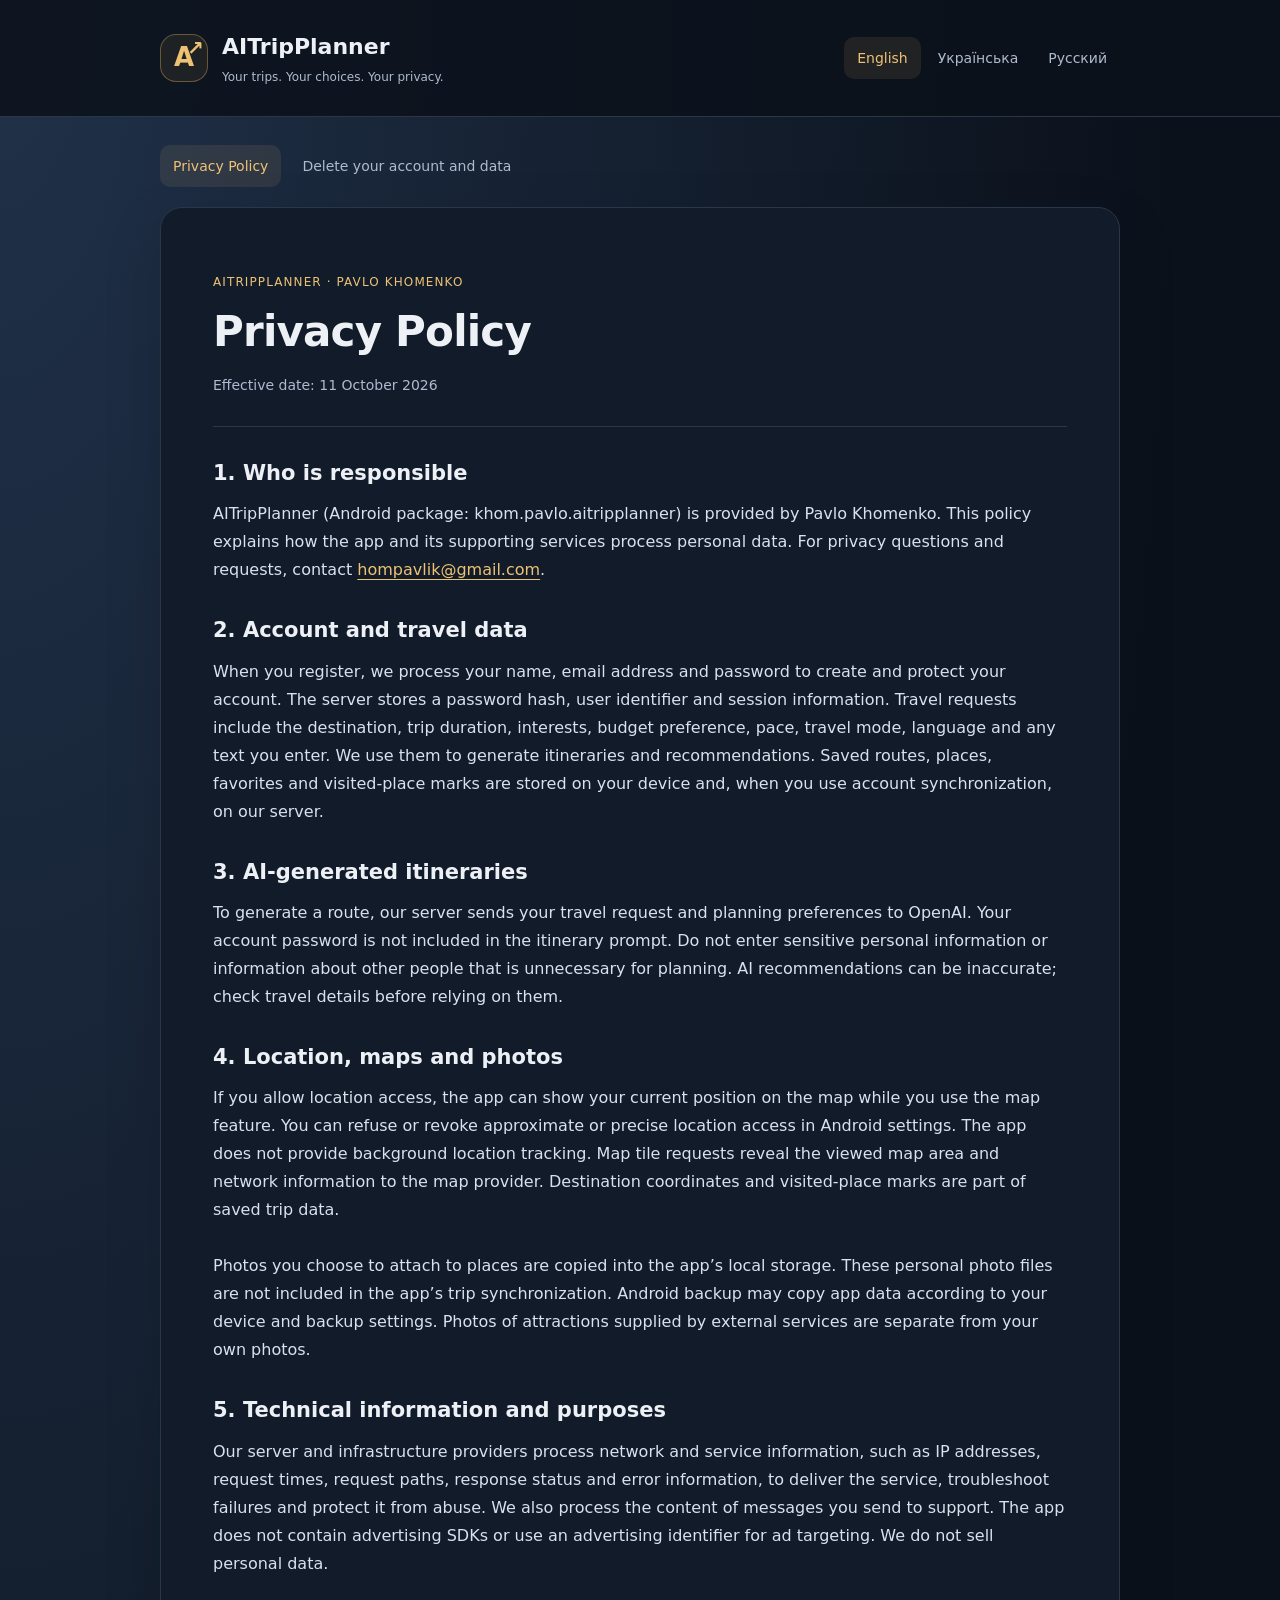
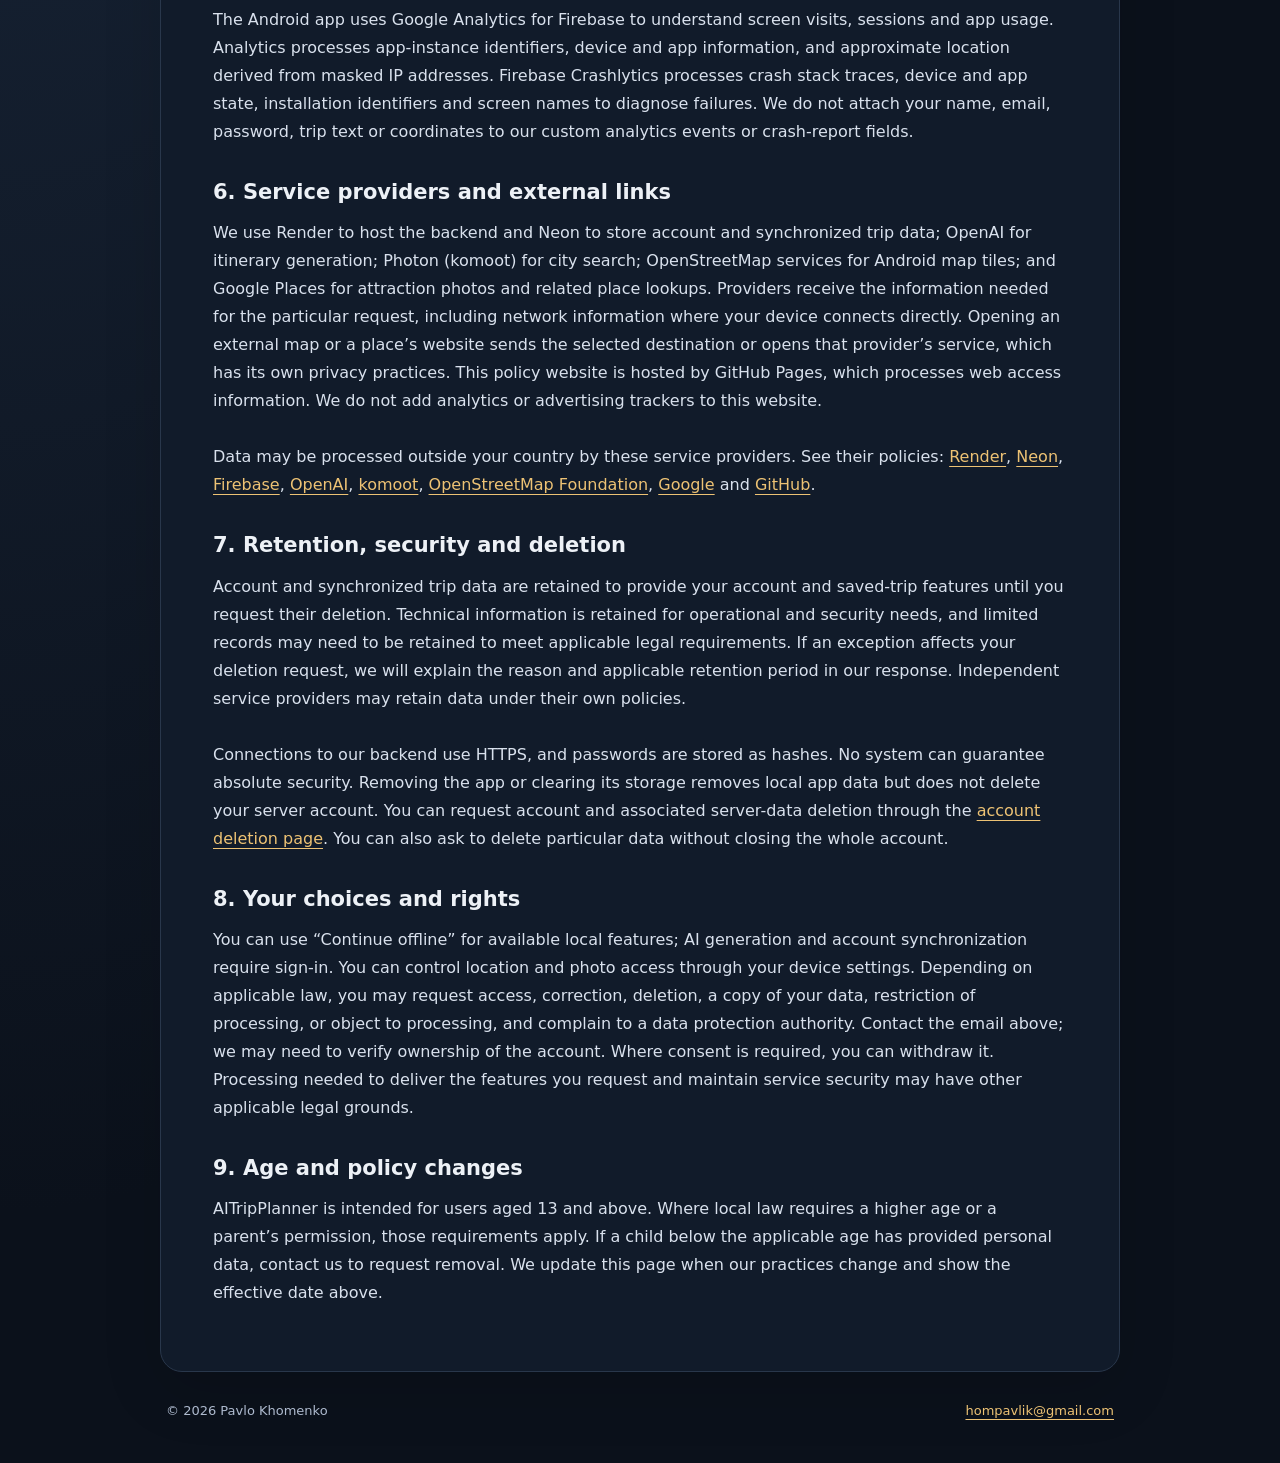
<file: index.html>
<!doctype html>
<html lang="en">
<head>
<meta charset="utf-8">
<meta name="viewport" content="width=device-width,initial-scale=1">
<title>Privacy Policy — AITripPlanner</title>
<meta name="description" content="Privacy Policy — AITripPlanner, Pavlo Khomenko.">
<link rel="stylesheet" href="styles.css">
<link rel="alternate" hreflang="en" href="index.html">
<link rel="alternate" hreflang="uk" href="privacy-uk.html">
<link rel="alternate" hreflang="ru" href="privacy-ru.html">
</head>
<body>
<header class="header"><div class="container">
<a class="brand" href="index.html"><span class="brand-mark" aria-hidden="true">A<span>↗</span></span><span>AITripPlanner<small>Your trips. Your choices. Your privacy.</small></span></a>
<nav class="languages" aria-label="Language"><a href="index.html" lang="en" aria-current="page">English</a><a href="privacy-uk.html" lang="uk" >Українська</a><a href="privacy-ru.html" lang="ru" >Русский</a></nav>
</div></header>
<main class="container">
<nav class="documents" aria-label="Documents"><a href="index.html" aria-current="page">Privacy Policy</a><a href="delete-account.html" >Delete your account and data</a></nav>
<article>
<p class="eyebrow">AITripPlanner · Pavlo Khomenko</p>
<h1>Privacy Policy</h1><p class="date">Effective date: 11 October 2026</p>

<section><h2>1. Who is responsible</h2><p>AITripPlanner (Android package: khom.pavlo.aitripplanner) is provided by Pavlo Khomenko. This policy explains how the app and its supporting services process personal data. For privacy questions and requests, contact <a href="mailto:hompavlik@gmail.com">hompavlik@gmail.com</a>.</p></section>
<section><h2>2. Account and travel data</h2><p>When you register, we process your name, email address and password to create and protect your account. The server stores a password hash, user identifier and session information. Travel requests include the destination, trip duration, interests, budget preference, pace, travel mode, language and any text you enter. We use them to generate itineraries and recommendations. Saved routes, places, favorites and visited-place marks are stored on your device and, when you use account synchronization, on our server.</p></section>
<section><h2>3. AI-generated itineraries</h2><p>To generate a route, our server sends your travel request and planning preferences to OpenAI. Your account password is not included in the itinerary prompt. Do not enter sensitive personal information or information about other people that is unnecessary for planning. AI recommendations can be inaccurate; check travel details before relying on them.</p></section>
<section><h2>4. Location, maps and photos</h2><p>If you allow location access, the app can show your current position on the map while you use the map feature. You can refuse or revoke approximate or precise location access in Android settings. The app does not provide background location tracking. Map tile requests reveal the viewed map area and network information to the map provider. Destination coordinates and visited-place marks are part of saved trip data.<br><br>Photos you choose to attach to places are copied into the app’s local storage. These personal photo files are not included in the app’s trip synchronization. Android backup may copy app data according to your device and backup settings. Photos of attractions supplied by external services are separate from your own photos.</p></section>
<section><h2>5. Technical information and purposes</h2><p>Our server and infrastructure providers process network and service information, such as IP addresses, request times, request paths, response status and error information, to deliver the service, troubleshoot failures and protect it from abuse. We also process the content of messages you send to support. The app does not contain advertising SDKs or use an advertising identifier for ad targeting. We do not sell personal data.<br><br>The Android app uses Google Analytics for Firebase to understand screen visits, sessions and app usage. Analytics processes app-instance identifiers, device and app information, and approximate location derived from masked IP addresses. Firebase Crashlytics processes crash stack traces, device and app state, installation identifiers and screen names to diagnose failures. We do not attach your name, email, password, trip text or coordinates to our custom analytics events or crash-report fields.</p></section>
<section><h2>6. Service providers and external links</h2><p>We use Render to host the backend and Neon to store account and synchronized trip data; OpenAI for itinerary generation; Photon (komoot) for city search; OpenStreetMap services for Android map tiles; and Google Places for attraction photos and related place lookups. Providers receive the information needed for the particular request, including network information where your device connects directly. Opening an external map or a place’s website sends the selected destination or opens that provider’s service, which has its own privacy practices. This policy website is hosted by GitHub Pages, which processes web access information. We do not add analytics or advertising trackers to this website.<br><br>Data may be processed outside your country by these service providers. See their policies: <a href="https://render.com/privacy">Render</a>, <a href="https://neon.com/privacy-policy">Neon</a>, <a href="https://firebase.google.com/support/privacy">Firebase</a>, <a href="https://openai.com/policies/privacy-policy/">OpenAI</a>, <a href="https://www.komoot.com/privacy">komoot</a>, <a href="https://osmfoundation.org/wiki/Privacy_Policy">OpenStreetMap Foundation</a>, <a href="https://policies.google.com/privacy">Google</a> and <a href="https://docs.github.com/en/site-policy/privacy-policies/github-general-privacy-statement">GitHub</a>.</p></section>
<section><h2>7. Retention, security and deletion</h2><p>Account and synchronized trip data are retained to provide your account and saved-trip features until you request their deletion. Technical information is retained for operational and security needs, and limited records may need to be retained to meet applicable legal requirements. If an exception affects your deletion request, we will explain the reason and applicable retention period in our response. Independent service providers may retain data under their own policies.<br><br>Connections to our backend use HTTPS, and passwords are stored as hashes. No system can guarantee absolute security. Removing the app or clearing its storage removes local app data but does not delete your server account. You can request account and associated server-data deletion through the <a href="delete-account.html">account deletion page</a>. You can also ask to delete particular data without closing the whole account.</p></section>
<section><h2>8. Your choices and rights</h2><p>You can use “Continue offline” for available local features; AI generation and account synchronization require sign-in. You can control location and photo access through your device settings. Depending on applicable law, you may request access, correction, deletion, a copy of your data, restriction of processing, or object to processing, and complain to a data protection authority. Contact the email above; we may need to verify ownership of the account. Where consent is required, you can withdraw it. Processing needed to deliver the features you request and maintain service security may have other applicable legal grounds.</p></section>
<section><h2>9. Age and policy changes</h2><p>AITripPlanner is intended for users aged 13 and above. Where local law requires a higher age or a parent’s permission, those requirements apply. If a child below the applicable age has provided personal data, contact us to request removal. We update this page when our practices change and show the effective date above.</p></section>
</article>
<footer><span>© 2026 Pavlo Khomenko</span><a href="mailto:hompavlik@gmail.com">hompavlik@gmail.com</a></footer>
</main></body></html>
</file>
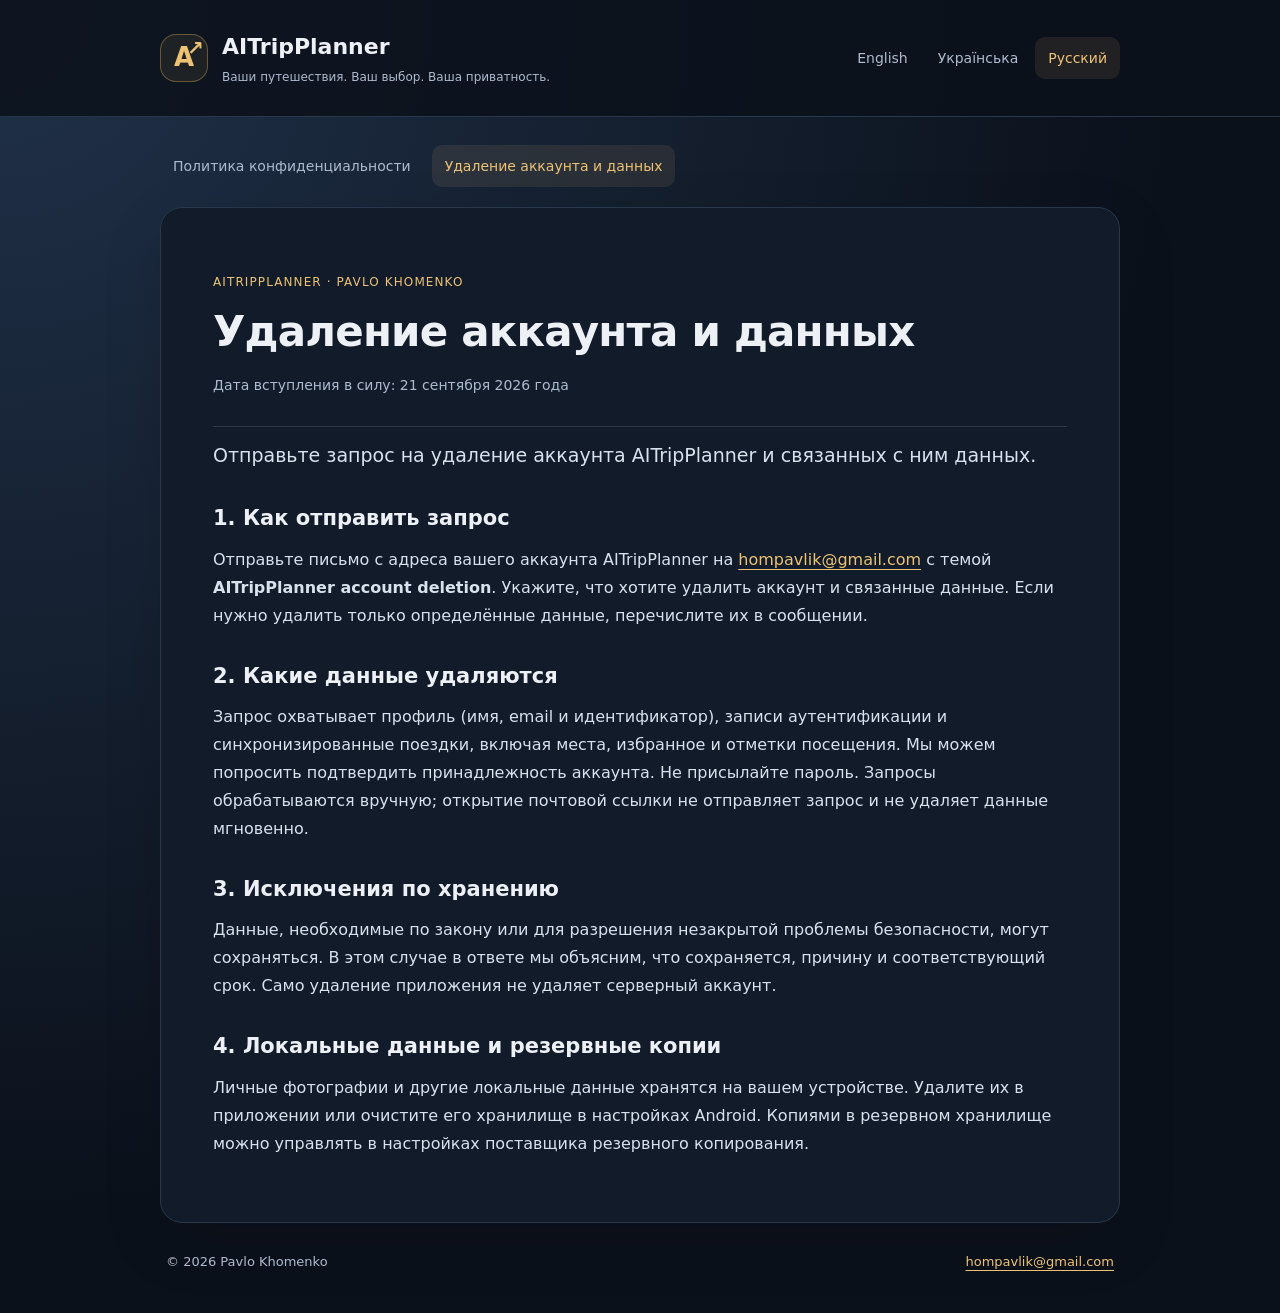
<file: delete-account-ru.html>
<!doctype html>
<html lang="ru">
<head>
<meta charset="utf-8">
<meta name="viewport" content="width=device-width,initial-scale=1">
<title>Удаление аккаунта и данных — AITripPlanner</title>
<meta name="description" content="Удаление аккаунта и данных — AITripPlanner, Pavlo Khomenko.">
<link rel="stylesheet" href="styles.css">
<link rel="alternate" hreflang="en" href="delete-account.html">
<link rel="alternate" hreflang="uk" href="delete-account-uk.html">
<link rel="alternate" hreflang="ru" href="delete-account-ru.html">
</head>
<body>
<header class="header"><div class="container">
<a class="brand" href="privacy-ru.html"><span class="brand-mark" aria-hidden="true">A<span>↗</span></span><span>AITripPlanner<small>Ваши путешествия. Ваш выбор. Ваша приватность.</small></span></a>
<nav class="languages" aria-label="Language"><a href="delete-account.html" lang="en" >English</a><a href="delete-account-uk.html" lang="uk" >Українська</a><a href="delete-account-ru.html" lang="ru" aria-current="page">Русский</a></nav>
</div></header>
<main class="container">
<nav class="documents" aria-label="Документы"><a href="privacy-ru.html" >Политика конфиденциальности</a><a href="delete-account-ru.html" aria-current="page">Удаление аккаунта и данных</a></nav>
<article>
<p class="eyebrow">AITripPlanner · Pavlo Khomenko</p>
<h1>Удаление аккаунта и данных</h1><p class="date">Дата вступления в силу: 21 сентября 2026 года</p>
<p class="lead">Отправьте запрос на удаление аккаунта AITripPlanner и связанных с ним данных.</p>
<section><h2>1. Как отправить запрос</h2><p>Отправьте письмо с адреса вашего аккаунта AITripPlanner на <a href="mailto:hompavlik@gmail.com?subject=AITripPlanner%20account%20deletion">hompavlik@gmail.com</a> с темой <strong>AITripPlanner account deletion</strong>. Укажите, что хотите удалить аккаунт и связанные данные. Если нужно удалить только определённые данные, перечислите их в сообщении.</p></section>
<section><h2>2. Какие данные удаляются</h2><p>Запрос охватывает профиль (имя, email и идентификатор), записи аутентификации и синхронизированные поездки, включая места, избранное и отметки посещения. Мы можем попросить подтвердить принадлежность аккаунта. Не присылайте пароль. Запросы обрабатываются вручную; открытие почтовой ссылки не отправляет запрос и не удаляет данные мгновенно.</p></section>
<section><h2>3. Исключения по хранению</h2><p>Данные, необходимые по закону или для разрешения незакрытой проблемы безопасности, могут сохраняться. В этом случае в ответе мы объясним, что сохраняется, причину и соответствующий срок. Само удаление приложения не удаляет серверный аккаунт.</p></section>
<section><h2>4. Локальные данные и резервные копии</h2><p>Личные фотографии и другие локальные данные хранятся на вашем устройстве. Удалите их в приложении или очистите его хранилище в настройках Android. Копиями в резервном хранилище можно управлять в настройках поставщика резервного копирования.</p></section>
</article>
<footer><span>© 2026 Pavlo Khomenko</span><a href="mailto:hompavlik@gmail.com">hompavlik@gmail.com</a></footer>
</main></body></html>
</file>
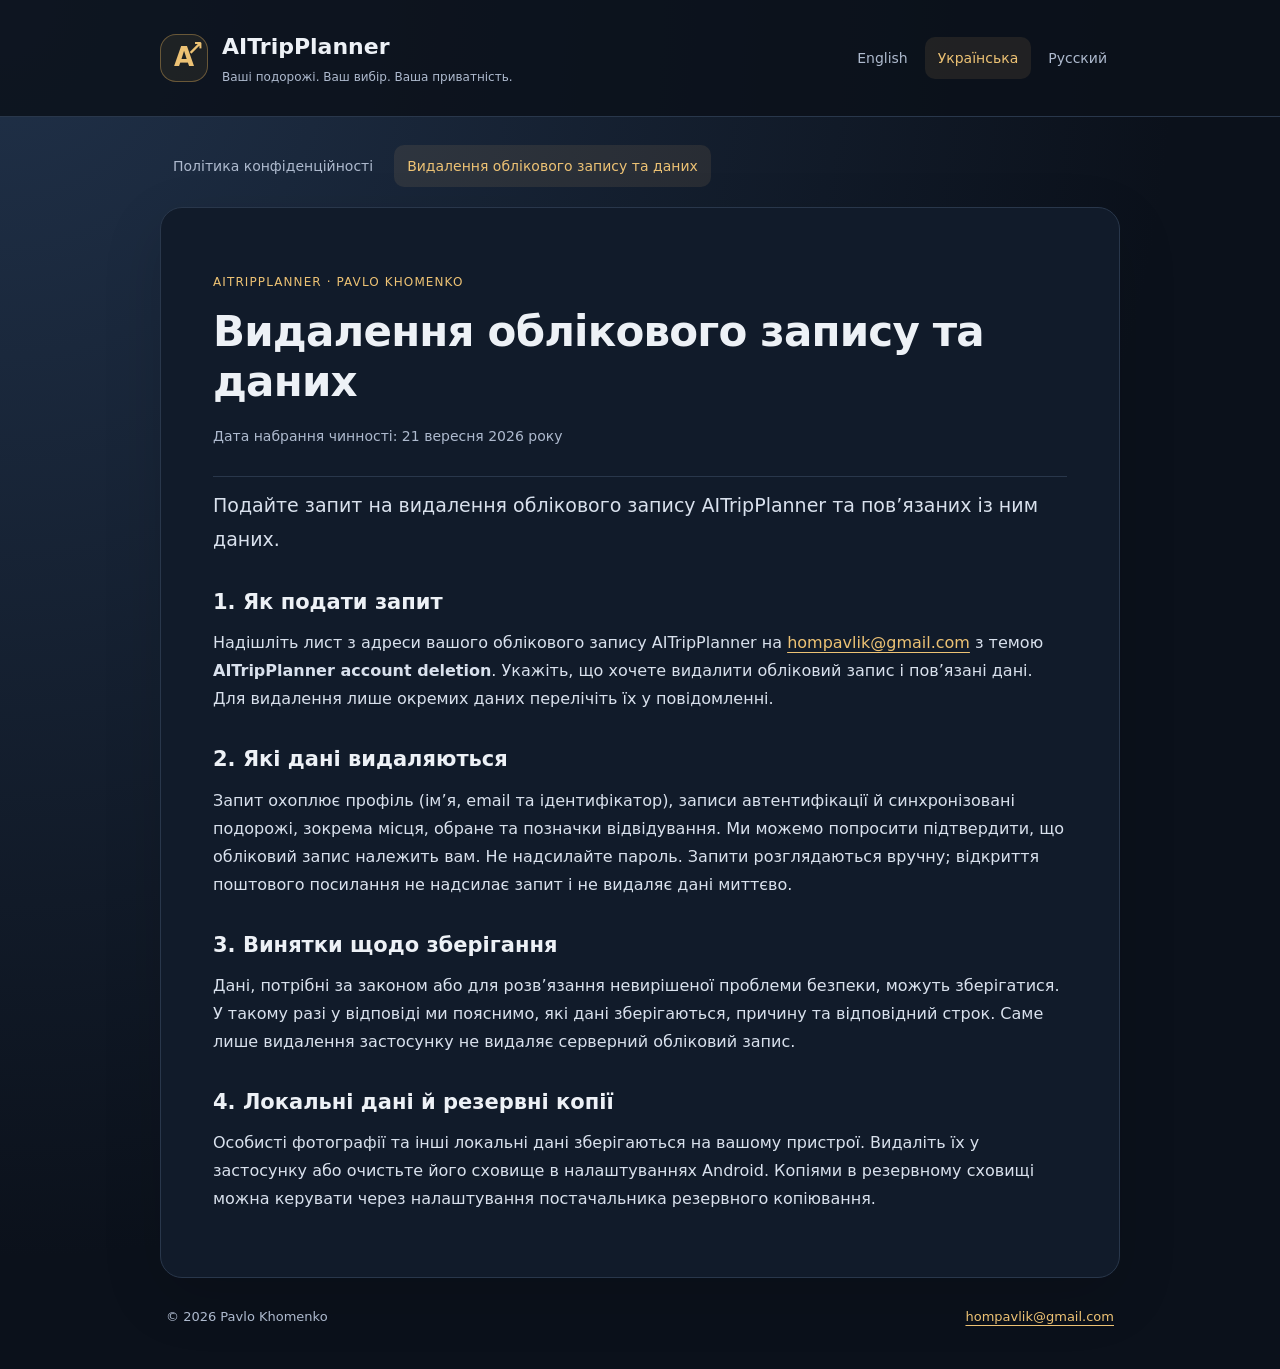
<file: delete-account-uk.html>
<!doctype html>
<html lang="uk">
<head>
<meta charset="utf-8">
<meta name="viewport" content="width=device-width,initial-scale=1">
<title>Видалення облікового запису та даних — AITripPlanner</title>
<meta name="description" content="Видалення облікового запису та даних — AITripPlanner, Pavlo Khomenko.">
<link rel="stylesheet" href="styles.css">
<link rel="alternate" hreflang="en" href="delete-account.html">
<link rel="alternate" hreflang="uk" href="delete-account-uk.html">
<link rel="alternate" hreflang="ru" href="delete-account-ru.html">
</head>
<body>
<header class="header"><div class="container">
<a class="brand" href="privacy-uk.html"><span class="brand-mark" aria-hidden="true">A<span>↗</span></span><span>AITripPlanner<small>Ваші подорожі. Ваш вибір. Ваша приватність.</small></span></a>
<nav class="languages" aria-label="Language"><a href="delete-account.html" lang="en" >English</a><a href="delete-account-uk.html" lang="uk" aria-current="page">Українська</a><a href="delete-account-ru.html" lang="ru" >Русский</a></nav>
</div></header>
<main class="container">
<nav class="documents" aria-label="Документи"><a href="privacy-uk.html" >Політика конфіденційності</a><a href="delete-account-uk.html" aria-current="page">Видалення облікового запису та даних</a></nav>
<article>
<p class="eyebrow">AITripPlanner · Pavlo Khomenko</p>
<h1>Видалення облікового запису та даних</h1><p class="date">Дата набрання чинності: 21 вересня 2026 року</p>
<p class="lead">Подайте запит на видалення облікового запису AITripPlanner та пов’язаних із ним даних.</p>
<section><h2>1. Як подати запит</h2><p>Надішліть лист з адреси вашого облікового запису AITripPlanner на <a href="mailto:hompavlik@gmail.com?subject=AITripPlanner%20account%20deletion">hompavlik@gmail.com</a> з темою <strong>AITripPlanner account deletion</strong>. Укажіть, що хочете видалити обліковий запис і пов’язані дані. Для видалення лише окремих даних перелічіть їх у повідомленні.</p></section>
<section><h2>2. Які дані видаляються</h2><p>Запит охоплює профіль (ім’я, email та ідентифікатор), записи автентифікації й синхронізовані подорожі, зокрема місця, обране та позначки відвідування. Ми можемо попросити підтвердити, що обліковий запис належить вам. Не надсилайте пароль. Запити розглядаються вручну; відкриття поштового посилання не надсилає запит і не видаляє дані миттєво.</p></section>
<section><h2>3. Винятки щодо зберігання</h2><p>Дані, потрібні за законом або для розв’язання невирішеної проблеми безпеки, можуть зберігатися. У такому разі у відповіді ми пояснимо, які дані зберігаються, причину та відповідний строк. Саме лише видалення застосунку не видаляє серверний обліковий запис.</p></section>
<section><h2>4. Локальні дані й резервні копії</h2><p>Особисті фотографії та інші локальні дані зберігаються на вашому пристрої. Видаліть їх у застосунку або очистьте його сховище в налаштуваннях Android. Копіями в резервному сховищі можна керувати через налаштування постачальника резервного копіювання.</p></section>
</article>
<footer><span>© 2026 Pavlo Khomenko</span><a href="mailto:hompavlik@gmail.com">hompavlik@gmail.com</a></footer>
</main></body></html>
</file>
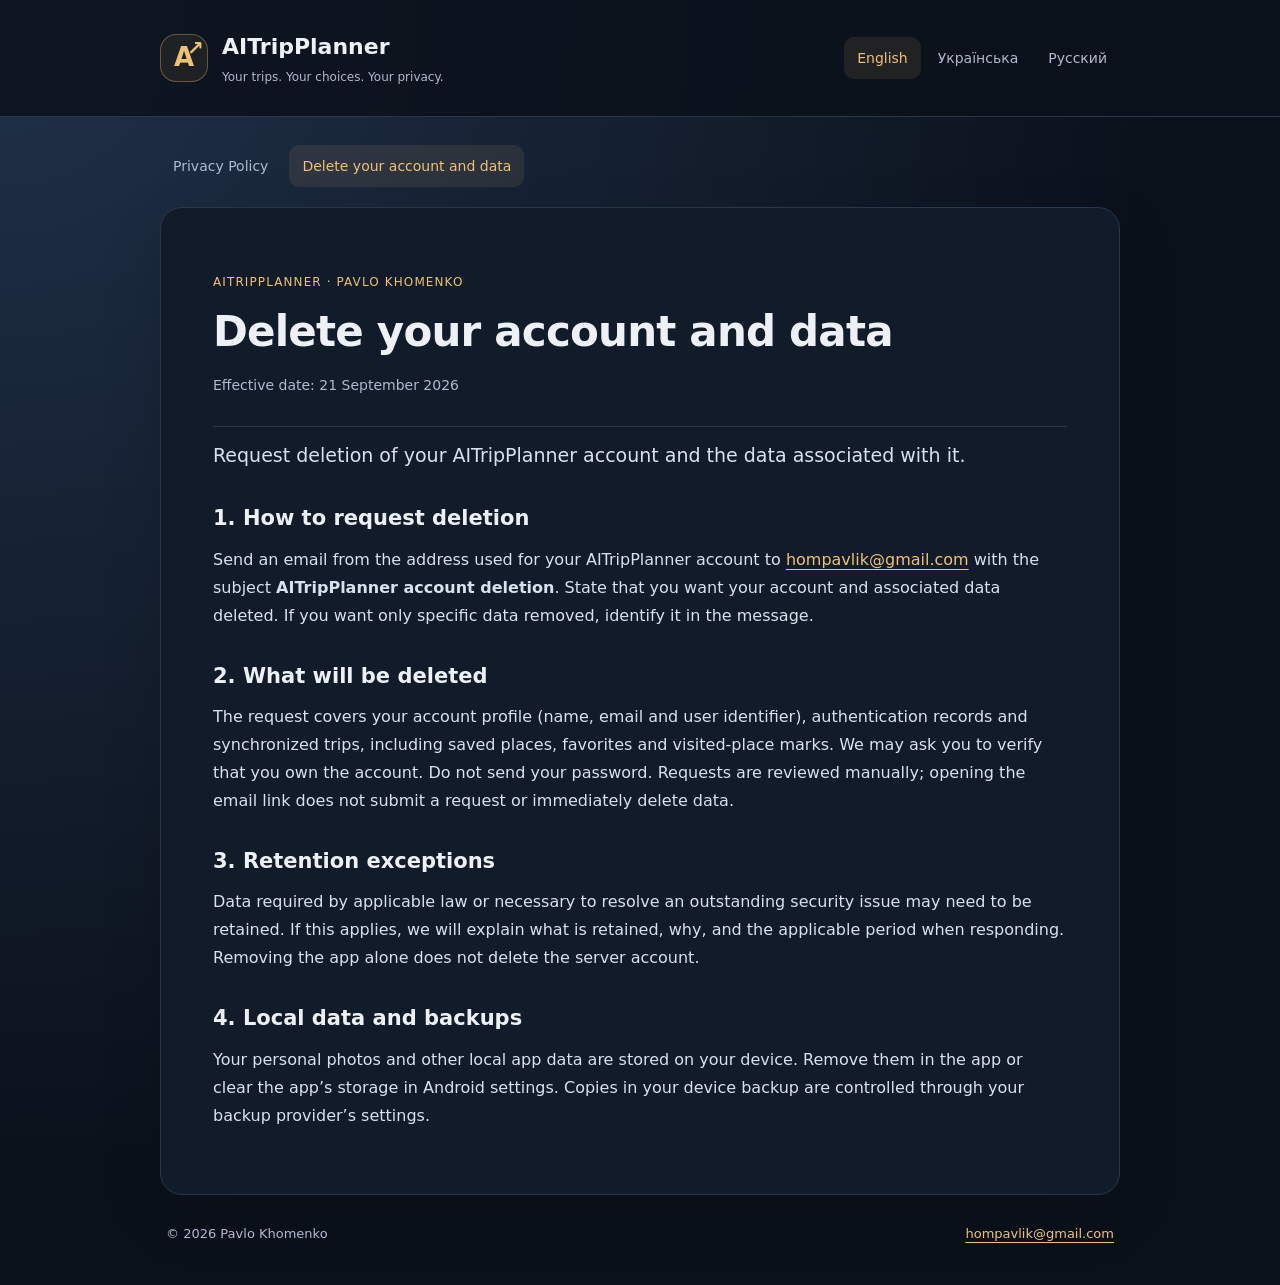
<file: delete-account.html>
<!doctype html>
<html lang="en">
<head>
<meta charset="utf-8">
<meta name="viewport" content="width=device-width,initial-scale=1">
<title>Delete your account and data — AITripPlanner</title>
<meta name="description" content="Delete your account and data — AITripPlanner, Pavlo Khomenko.">
<link rel="stylesheet" href="styles.css">
<link rel="alternate" hreflang="en" href="delete-account.html">
<link rel="alternate" hreflang="uk" href="delete-account-uk.html">
<link rel="alternate" hreflang="ru" href="delete-account-ru.html">
</head>
<body>
<header class="header"><div class="container">
<a class="brand" href="index.html"><span class="brand-mark" aria-hidden="true">A<span>↗</span></span><span>AITripPlanner<small>Your trips. Your choices. Your privacy.</small></span></a>
<nav class="languages" aria-label="Language"><a href="delete-account.html" lang="en" aria-current="page">English</a><a href="delete-account-uk.html" lang="uk" >Українська</a><a href="delete-account-ru.html" lang="ru" >Русский</a></nav>
</div></header>
<main class="container">
<nav class="documents" aria-label="Documents"><a href="index.html" >Privacy Policy</a><a href="delete-account.html" aria-current="page">Delete your account and data</a></nav>
<article>
<p class="eyebrow">AITripPlanner · Pavlo Khomenko</p>
<h1>Delete your account and data</h1><p class="date">Effective date: 21 September 2026</p>
<p class="lead">Request deletion of your AITripPlanner account and the data associated with it.</p>
<section><h2>1. How to request deletion</h2><p>Send an email from the address used for your AITripPlanner account to <a href="mailto:hompavlik@gmail.com?subject=AITripPlanner%20account%20deletion">hompavlik@gmail.com</a> with the subject <strong>AITripPlanner account deletion</strong>. State that you want your account and associated data deleted. If you want only specific data removed, identify it in the message.</p></section>
<section><h2>2. What will be deleted</h2><p>The request covers your account profile (name, email and user identifier), authentication records and synchronized trips, including saved places, favorites and visited-place marks. We may ask you to verify that you own the account. Do not send your password. Requests are reviewed manually; opening the email link does not submit a request or immediately delete data.</p></section>
<section><h2>3. Retention exceptions</h2><p>Data required by applicable law or necessary to resolve an outstanding security issue may need to be retained. If this applies, we will explain what is retained, why, and the applicable period when responding. Removing the app alone does not delete the server account.</p></section>
<section><h2>4. Local data and backups</h2><p>Your personal photos and other local app data are stored on your device. Remove them in the app or clear the app’s storage in Android settings. Copies in your device backup are controlled through your backup provider’s settings.</p></section>
</article>
<footer><span>© 2026 Pavlo Khomenko</span><a href="mailto:hompavlik@gmail.com">hompavlik@gmail.com</a></footer>
</main></body></html>
</file>
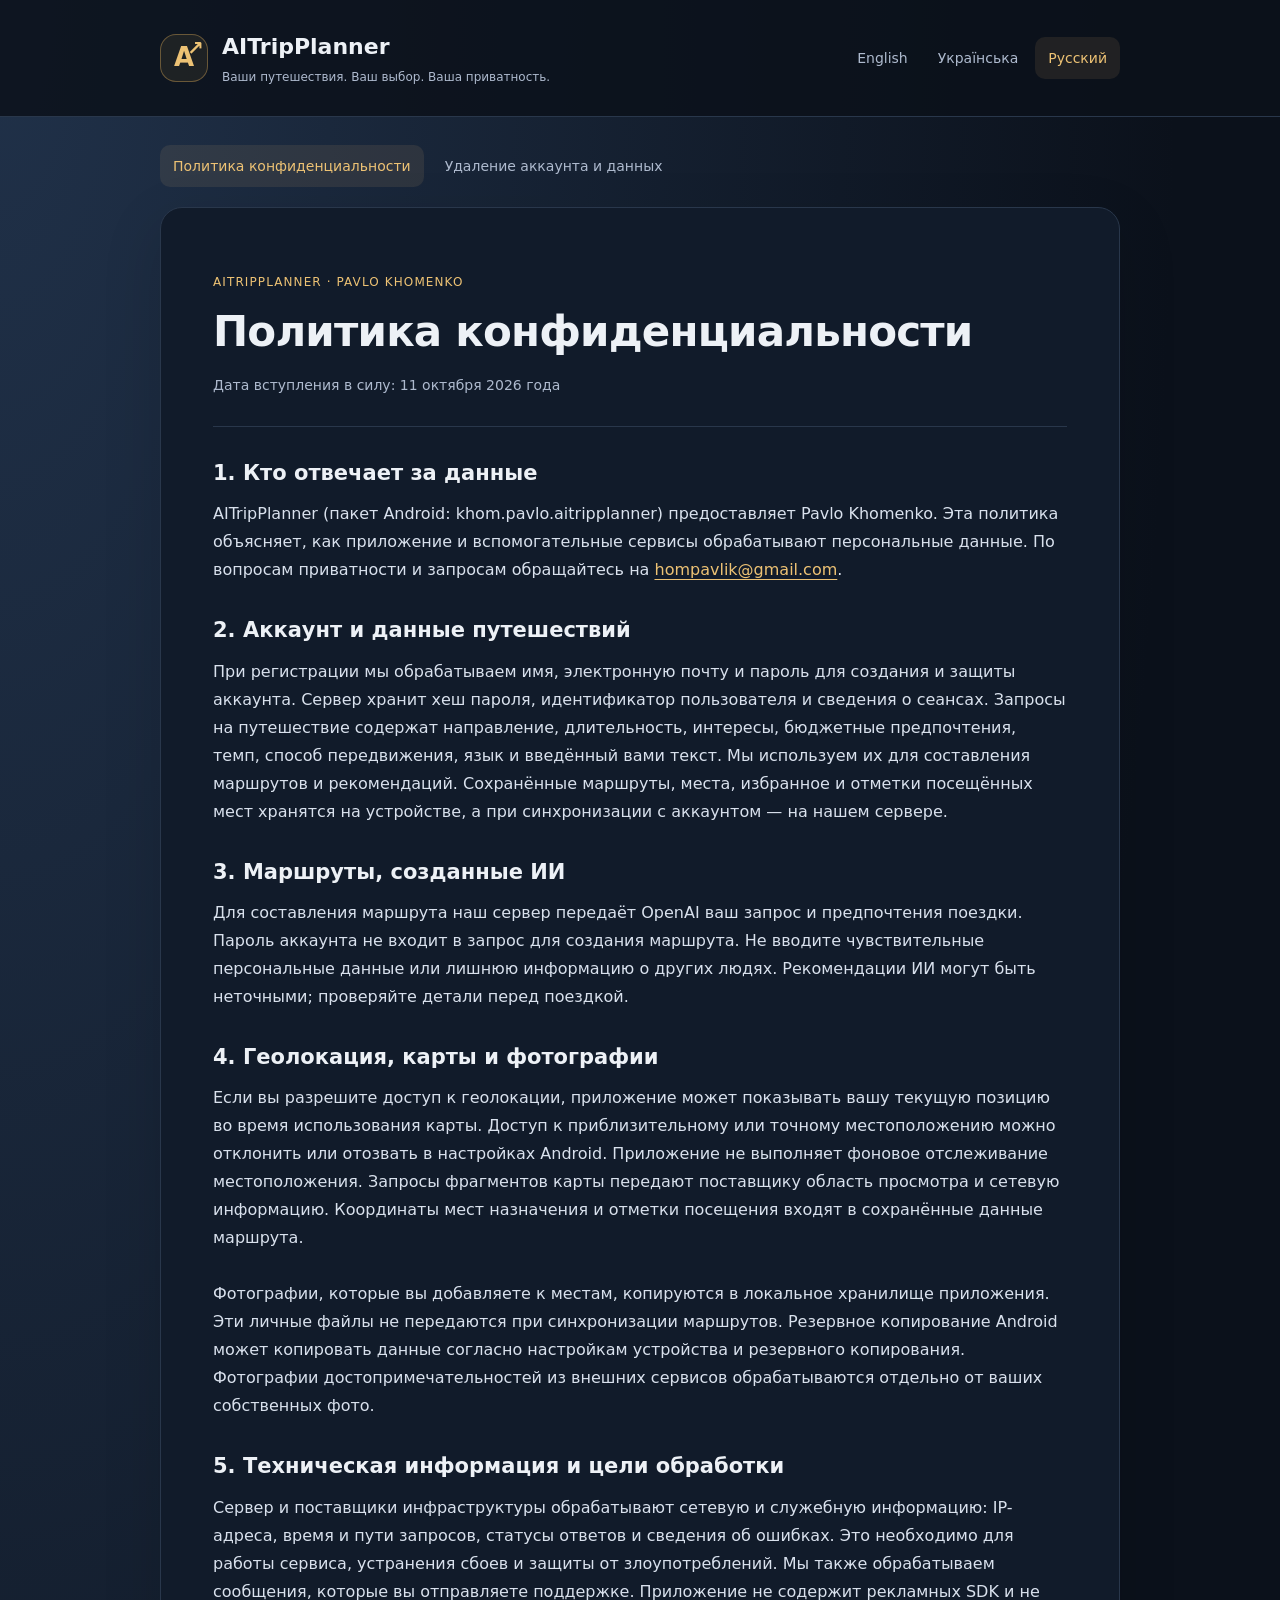
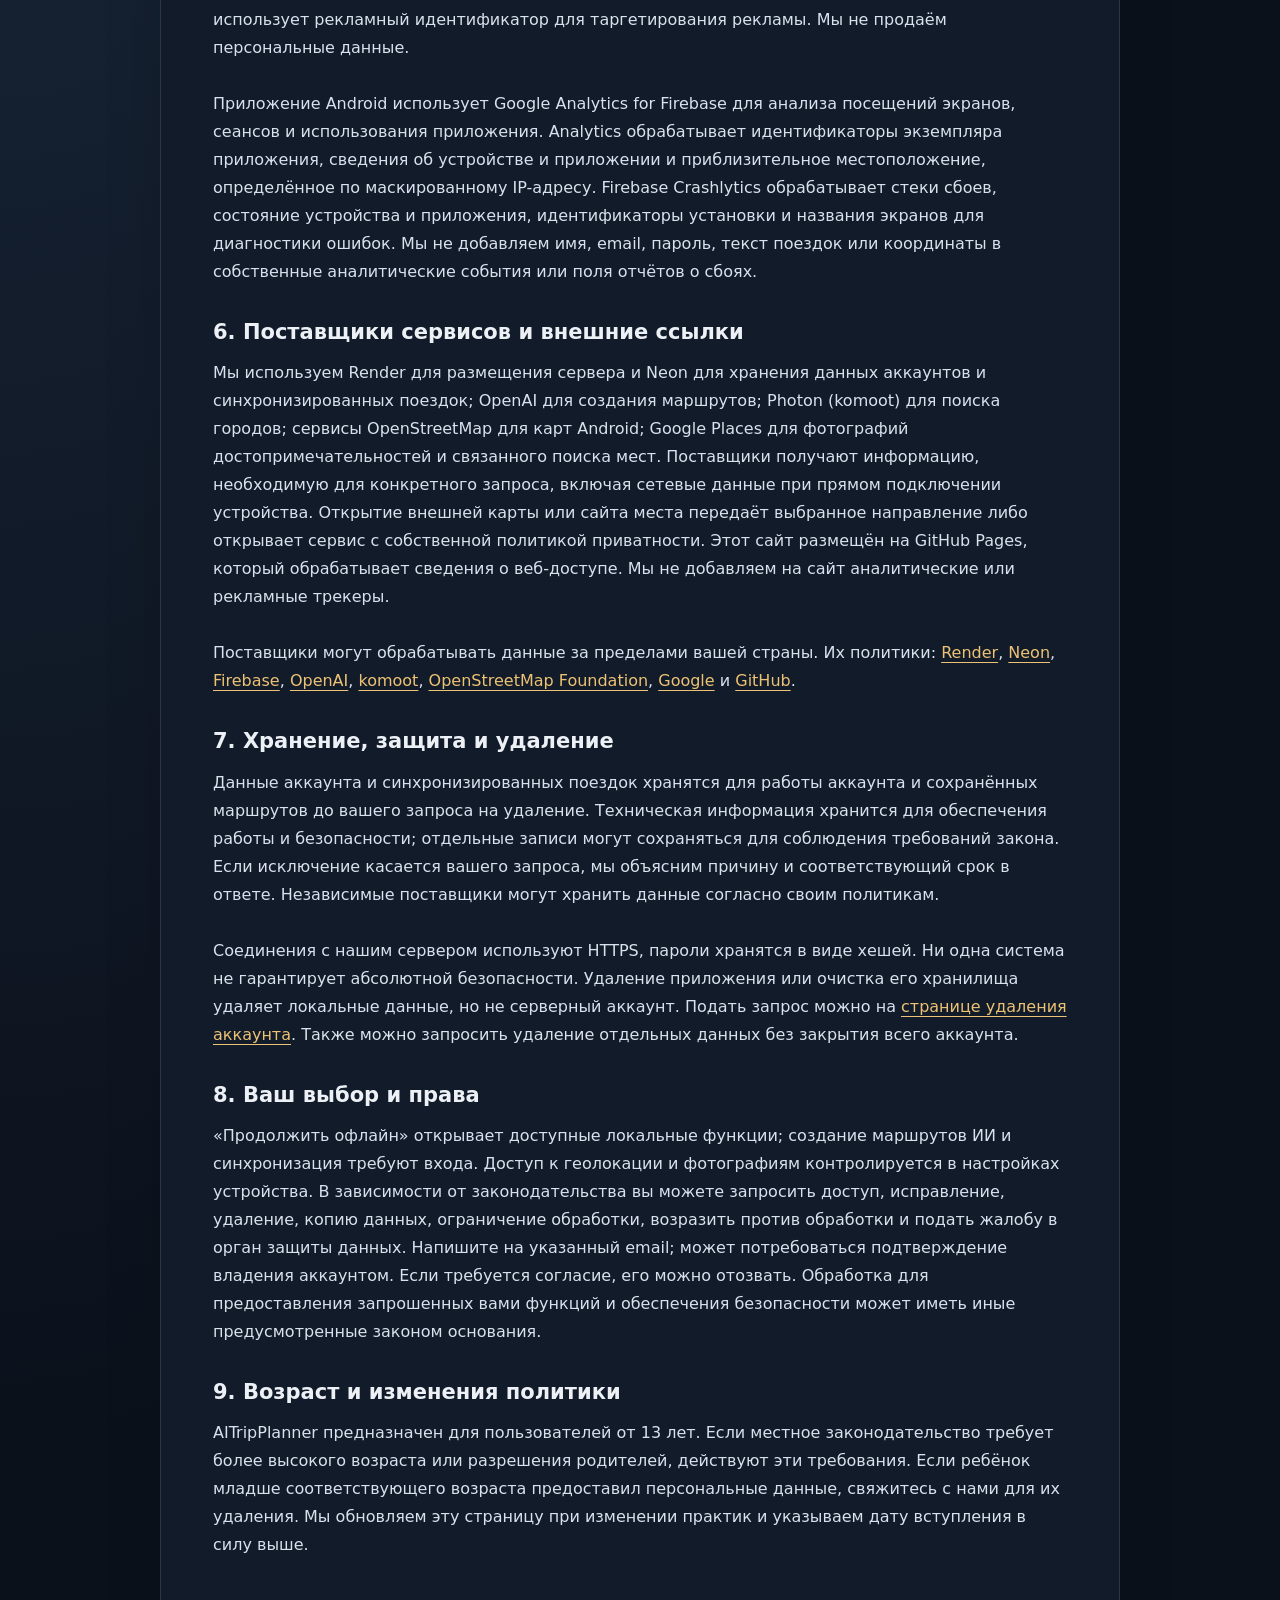
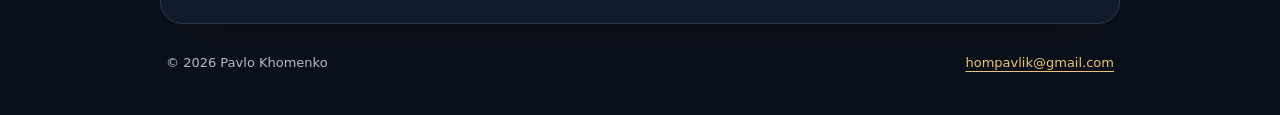
<file: privacy-ru.html>
<!doctype html>
<html lang="ru">
<head>
<meta charset="utf-8">
<meta name="viewport" content="width=device-width,initial-scale=1">
<title>Политика конфиденциальности — AITripPlanner</title>
<meta name="description" content="Политика конфиденциальности — AITripPlanner, Pavlo Khomenko.">
<link rel="stylesheet" href="styles.css">
<link rel="alternate" hreflang="en" href="index.html">
<link rel="alternate" hreflang="uk" href="privacy-uk.html">
<link rel="alternate" hreflang="ru" href="privacy-ru.html">
</head>
<body>
<header class="header"><div class="container">
<a class="brand" href="privacy-ru.html"><span class="brand-mark" aria-hidden="true">A<span>↗</span></span><span>AITripPlanner<small>Ваши путешествия. Ваш выбор. Ваша приватность.</small></span></a>
<nav class="languages" aria-label="Language"><a href="index.html" lang="en" >English</a><a href="privacy-uk.html" lang="uk" >Українська</a><a href="privacy-ru.html" lang="ru" aria-current="page">Русский</a></nav>
</div></header>
<main class="container">
<nav class="documents" aria-label="Документы"><a href="privacy-ru.html" aria-current="page">Политика конфиденциальности</a><a href="delete-account-ru.html" >Удаление аккаунта и данных</a></nav>
<article>
<p class="eyebrow">AITripPlanner · Pavlo Khomenko</p>
<h1>Политика конфиденциальности</h1><p class="date">Дата вступления в силу: 11 октября 2026 года</p>

<section><h2>1. Кто отвечает за данные</h2><p>AITripPlanner (пакет Android: khom.pavlo.aitripplanner) предоставляет Pavlo Khomenko. Эта политика объясняет, как приложение и вспомогательные сервисы обрабатывают персональные данные. По вопросам приватности и запросам обращайтесь на <a href="mailto:hompavlik@gmail.com">hompavlik@gmail.com</a>.</p></section>
<section><h2>2. Аккаунт и данные путешествий</h2><p>При регистрации мы обрабатываем имя, электронную почту и пароль для создания и защиты аккаунта. Сервер хранит хеш пароля, идентификатор пользователя и сведения о сеансах. Запросы на путешествие содержат направление, длительность, интересы, бюджетные предпочтения, темп, способ передвижения, язык и введённый вами текст. Мы используем их для составления маршрутов и рекомендаций. Сохранённые маршруты, места, избранное и отметки посещённых мест хранятся на устройстве, а при синхронизации с аккаунтом — на нашем сервере.</p></section>
<section><h2>3. Маршруты, созданные ИИ</h2><p>Для составления маршрута наш сервер передаёт OpenAI ваш запрос и предпочтения поездки. Пароль аккаунта не входит в запрос для создания маршрута. Не вводите чувствительные персональные данные или лишнюю информацию о других людях. Рекомендации ИИ могут быть неточными; проверяйте детали перед поездкой.</p></section>
<section><h2>4. Геолокация, карты и фотографии</h2><p>Если вы разрешите доступ к геолокации, приложение может показывать вашу текущую позицию во время использования карты. Доступ к приблизительному или точному местоположению можно отклонить или отозвать в настройках Android. Приложение не выполняет фоновое отслеживание местоположения. Запросы фрагментов карты передают поставщику область просмотра и сетевую информацию. Координаты мест назначения и отметки посещения входят в сохранённые данные маршрута.<br><br>Фотографии, которые вы добавляете к местам, копируются в локальное хранилище приложения. Эти личные файлы не передаются при синхронизации маршрутов. Резервное копирование Android может копировать данные согласно настройкам устройства и резервного копирования. Фотографии достопримечательностей из внешних сервисов обрабатываются отдельно от ваших собственных фото.</p></section>
<section><h2>5. Техническая информация и цели обработки</h2><p>Сервер и поставщики инфраструктуры обрабатывают сетевую и служебную информацию: IP-адреса, время и пути запросов, статусы ответов и сведения об ошибках. Это необходимо для работы сервиса, устранения сбоев и защиты от злоупотреблений. Мы также обрабатываем сообщения, которые вы отправляете поддержке. Приложение не содержит рекламных SDK и не использует рекламный идентификатор для таргетирования рекламы. Мы не продаём персональные данные.<br><br>Приложение Android использует Google Analytics for Firebase для анализа посещений экранов, сеансов и использования приложения. Analytics обрабатывает идентификаторы экземпляра приложения, сведения об устройстве и приложении и приблизительное местоположение, определённое по маскированному IP-адресу. Firebase Crashlytics обрабатывает стеки сбоев, состояние устройства и приложения, идентификаторы установки и названия экранов для диагностики ошибок. Мы не добавляем имя, email, пароль, текст поездок или координаты в собственные аналитические события или поля отчётов о сбоях.</p></section>
<section><h2>6. Поставщики сервисов и внешние ссылки</h2><p>Мы используем Render для размещения сервера и Neon для хранения данных аккаунтов и синхронизированных поездок; OpenAI для создания маршрутов; Photon (komoot) для поиска городов; сервисы OpenStreetMap для карт Android; Google Places для фотографий достопримечательностей и связанного поиска мест. Поставщики получают информацию, необходимую для конкретного запроса, включая сетевые данные при прямом подключении устройства. Открытие внешней карты или сайта места передаёт выбранное направление либо открывает сервис с собственной политикой приватности. Этот сайт размещён на GitHub Pages, который обрабатывает сведения о веб-доступе. Мы не добавляем на сайт аналитические или рекламные трекеры.<br><br>Поставщики могут обрабатывать данные за пределами вашей страны. Их политики: <a href="https://render.com/privacy">Render</a>, <a href="https://neon.com/privacy-policy">Neon</a>, <a href="https://firebase.google.com/support/privacy">Firebase</a>, <a href="https://openai.com/policies/privacy-policy/">OpenAI</a>, <a href="https://www.komoot.com/privacy">komoot</a>, <a href="https://osmfoundation.org/wiki/Privacy_Policy">OpenStreetMap Foundation</a>, <a href="https://policies.google.com/privacy">Google</a> и <a href="https://docs.github.com/en/site-policy/privacy-policies/github-general-privacy-statement">GitHub</a>.</p></section>
<section><h2>7. Хранение, защита и удаление</h2><p>Данные аккаунта и синхронизированных поездок хранятся для работы аккаунта и сохранённых маршрутов до вашего запроса на удаление. Техническая информация хранится для обеспечения работы и безопасности; отдельные записи могут сохраняться для соблюдения требований закона. Если исключение касается вашего запроса, мы объясним причину и соответствующий срок в ответе. Независимые поставщики могут хранить данные согласно своим политикам.<br><br>Соединения с нашим сервером используют HTTPS, пароли хранятся в виде хешей. Ни одна система не гарантирует абсолютной безопасности. Удаление приложения или очистка его хранилища удаляет локальные данные, но не серверный аккаунт. Подать запрос можно на <a href="delete-account-ru.html">странице удаления аккаунта</a>. Также можно запросить удаление отдельных данных без закрытия всего аккаунта.</p></section>
<section><h2>8. Ваш выбор и права</h2><p>«Продолжить офлайн» открывает доступные локальные функции; создание маршрутов ИИ и синхронизация требуют входа. Доступ к геолокации и фотографиям контролируется в настройках устройства. В зависимости от законодательства вы можете запросить доступ, исправление, удаление, копию данных, ограничение обработки, возразить против обработки и подать жалобу в орган защиты данных. Напишите на указанный email; может потребоваться подтверждение владения аккаунтом. Если требуется согласие, его можно отозвать. Обработка для предоставления запрошенных вами функций и обеспечения безопасности может иметь иные предусмотренные законом основания.</p></section>
<section><h2>9. Возраст и изменения политики</h2><p>AITripPlanner предназначен для пользователей от 13 лет. Если местное законодательство требует более высокого возраста или разрешения родителей, действуют эти требования. Если ребёнок младше соответствующего возраста предоставил персональные данные, свяжитесь с нами для их удаления. Мы обновляем эту страницу при изменении практик и указываем дату вступления в силу выше.</p></section>
</article>
<footer><span>© 2026 Pavlo Khomenko</span><a href="mailto:hompavlik@gmail.com">hompavlik@gmail.com</a></footer>
</main></body></html>
</file>
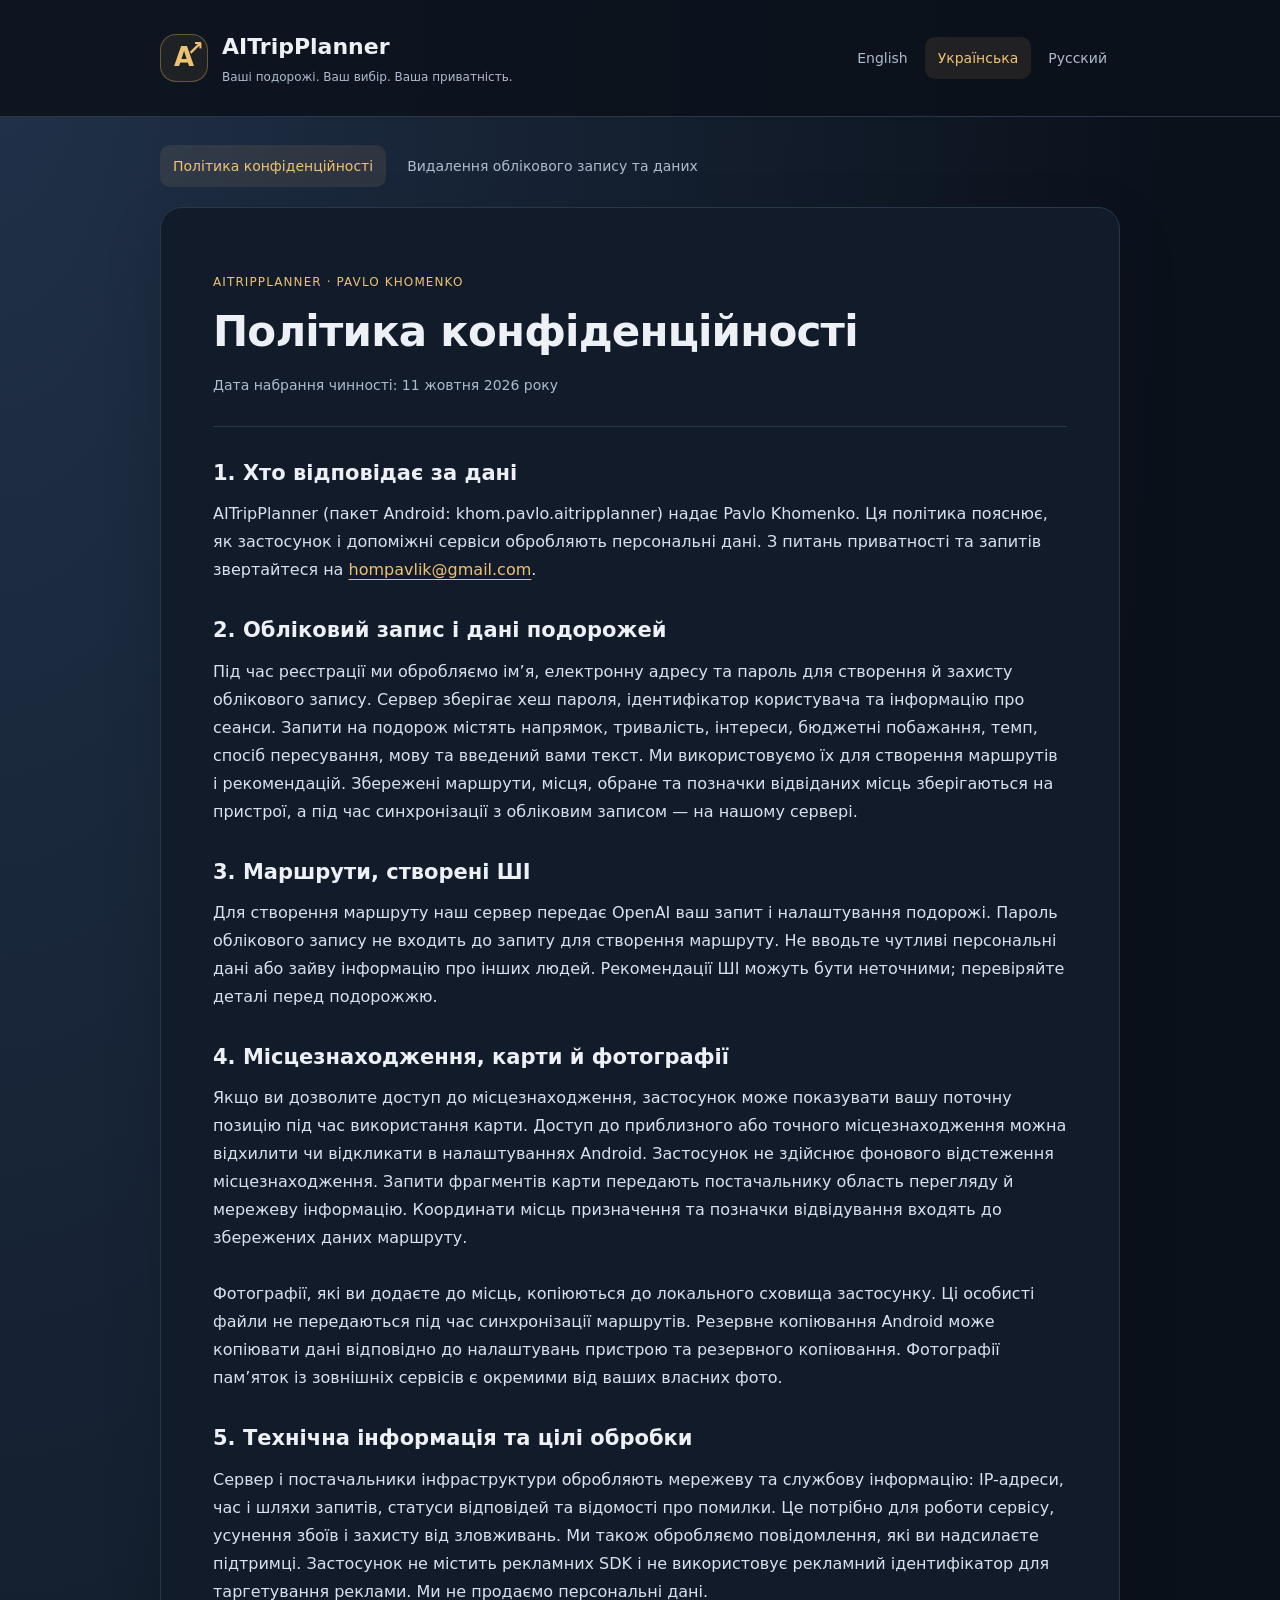
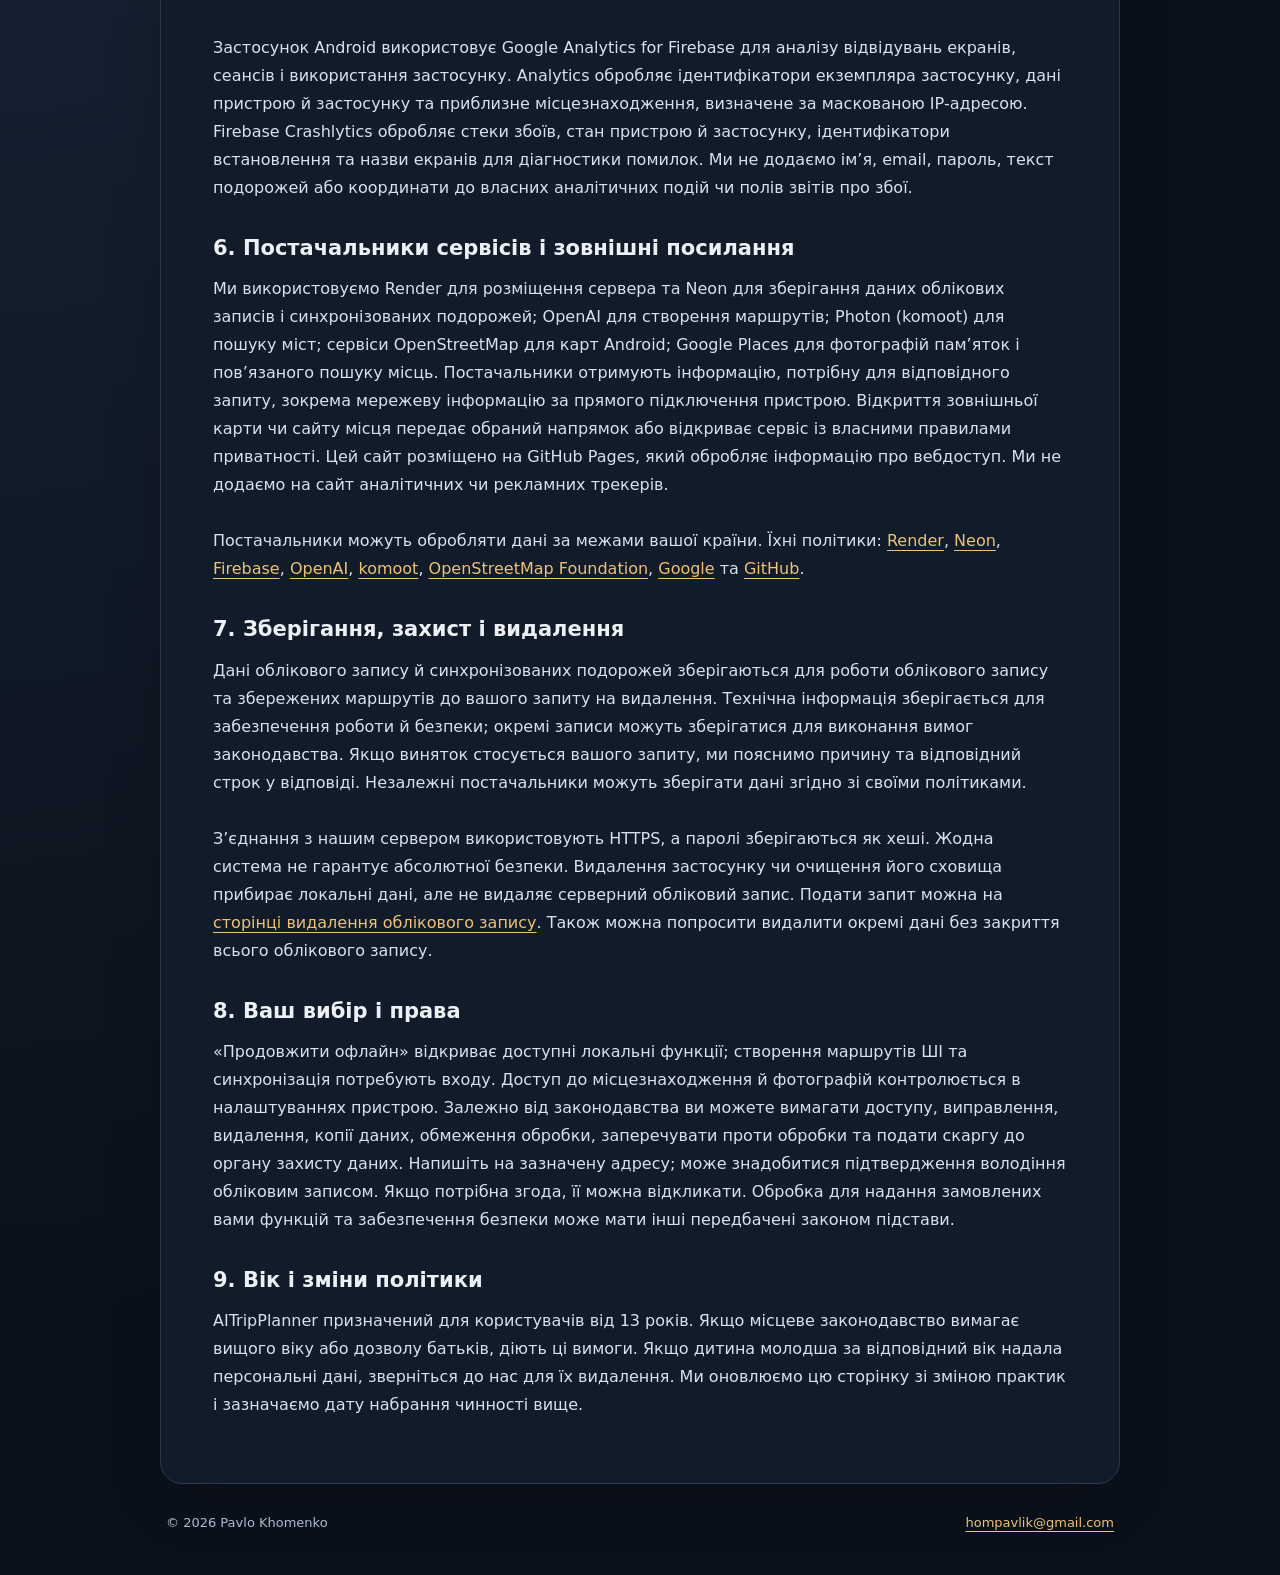
<file: privacy-uk.html>
<!doctype html>
<html lang="uk">
<head>
<meta charset="utf-8">
<meta name="viewport" content="width=device-width,initial-scale=1">
<title>Політика конфіденційності — AITripPlanner</title>
<meta name="description" content="Політика конфіденційності — AITripPlanner, Pavlo Khomenko.">
<link rel="stylesheet" href="styles.css">
<link rel="alternate" hreflang="en" href="index.html">
<link rel="alternate" hreflang="uk" href="privacy-uk.html">
<link rel="alternate" hreflang="ru" href="privacy-ru.html">
</head>
<body>
<header class="header"><div class="container">
<a class="brand" href="privacy-uk.html"><span class="brand-mark" aria-hidden="true">A<span>↗</span></span><span>AITripPlanner<small>Ваші подорожі. Ваш вибір. Ваша приватність.</small></span></a>
<nav class="languages" aria-label="Language"><a href="index.html" lang="en" >English</a><a href="privacy-uk.html" lang="uk" aria-current="page">Українська</a><a href="privacy-ru.html" lang="ru" >Русский</a></nav>
</div></header>
<main class="container">
<nav class="documents" aria-label="Документи"><a href="privacy-uk.html" aria-current="page">Політика конфіденційності</a><a href="delete-account-uk.html" >Видалення облікового запису та даних</a></nav>
<article>
<p class="eyebrow">AITripPlanner · Pavlo Khomenko</p>
<h1>Політика конфіденційності</h1><p class="date">Дата набрання чинності: 11 жовтня 2026 року</p>

<section><h2>1. Хто відповідає за дані</h2><p>AITripPlanner (пакет Android: khom.pavlo.aitripplanner) надає Pavlo Khomenko. Ця політика пояснює, як застосунок і допоміжні сервіси обробляють персональні дані. З питань приватності та запитів звертайтеся на <a href="mailto:hompavlik@gmail.com">hompavlik@gmail.com</a>.</p></section>
<section><h2>2. Обліковий запис і дані подорожей</h2><p>Під час реєстрації ми обробляємо ім’я, електронну адресу та пароль для створення й захисту облікового запису. Сервер зберігає хеш пароля, ідентифікатор користувача та інформацію про сеанси. Запити на подорож містять напрямок, тривалість, інтереси, бюджетні побажання, темп, спосіб пересування, мову та введений вами текст. Ми використовуємо їх для створення маршрутів і рекомендацій. Збережені маршрути, місця, обране та позначки відвіданих місць зберігаються на пристрої, а під час синхронізації з обліковим записом — на нашому сервері.</p></section>
<section><h2>3. Маршрути, створені ШІ</h2><p>Для створення маршруту наш сервер передає OpenAI ваш запит і налаштування подорожі. Пароль облікового запису не входить до запиту для створення маршруту. Не вводьте чутливі персональні дані або зайву інформацію про інших людей. Рекомендації ШІ можуть бути неточними; перевіряйте деталі перед подорожжю.</p></section>
<section><h2>4. Місцезнаходження, карти й фотографії</h2><p>Якщо ви дозволите доступ до місцезнаходження, застосунок може показувати вашу поточну позицію під час використання карти. Доступ до приблизного або точного місцезнаходження можна відхилити чи відкликати в налаштуваннях Android. Застосунок не здійснює фонового відстеження місцезнаходження. Запити фрагментів карти передають постачальнику область перегляду й мережеву інформацію. Координати місць призначення та позначки відвідування входять до збережених даних маршруту.<br><br>Фотографії, які ви додаєте до місць, копіюються до локального сховища застосунку. Ці особисті файли не передаються під час синхронізації маршрутів. Резервне копіювання Android може копіювати дані відповідно до налаштувань пристрою та резервного копіювання. Фотографії пам’яток із зовнішніх сервісів є окремими від ваших власних фото.</p></section>
<section><h2>5. Технічна інформація та цілі обробки</h2><p>Сервер і постачальники інфраструктури обробляють мережеву та службову інформацію: IP-адреси, час і шляхи запитів, статуси відповідей та відомості про помилки. Це потрібно для роботи сервісу, усунення збоїв і захисту від зловживань. Ми також обробляємо повідомлення, які ви надсилаєте підтримці. Застосунок не містить рекламних SDK і не використовує рекламний ідентифікатор для таргетування реклами. Ми не продаємо персональні дані.<br><br>Застосунок Android використовує Google Analytics for Firebase для аналізу відвідувань екранів, сеансів і використання застосунку. Analytics обробляє ідентифікатори екземпляра застосунку, дані пристрою й застосунку та приблизне місцезнаходження, визначене за маскованою IP-адресою. Firebase Crashlytics обробляє стеки збоїв, стан пристрою й застосунку, ідентифікатори встановлення та назви екранів для діагностики помилок. Ми не додаємо ім’я, email, пароль, текст подорожей або координати до власних аналітичних подій чи полів звітів про збої.</p></section>
<section><h2>6. Постачальники сервісів і зовнішні посилання</h2><p>Ми використовуємо Render для розміщення сервера та Neon для зберігання даних облікових записів і синхронізованих подорожей; OpenAI для створення маршрутів; Photon (komoot) для пошуку міст; сервіси OpenStreetMap для карт Android; Google Places для фотографій пам’яток і пов’язаного пошуку місць. Постачальники отримують інформацію, потрібну для відповідного запиту, зокрема мережеву інформацію за прямого підключення пристрою. Відкриття зовнішньої карти чи сайту місця передає обраний напрямок або відкриває сервіс із власними правилами приватності. Цей сайт розміщено на GitHub Pages, який обробляє інформацію про вебдоступ. Ми не додаємо на сайт аналітичних чи рекламних трекерів.<br><br>Постачальники можуть обробляти дані за межами вашої країни. Їхні політики: <a href="https://render.com/privacy">Render</a>, <a href="https://neon.com/privacy-policy">Neon</a>, <a href="https://firebase.google.com/support/privacy">Firebase</a>, <a href="https://openai.com/policies/privacy-policy/">OpenAI</a>, <a href="https://www.komoot.com/privacy">komoot</a>, <a href="https://osmfoundation.org/wiki/Privacy_Policy">OpenStreetMap Foundation</a>, <a href="https://policies.google.com/privacy">Google</a> та <a href="https://docs.github.com/en/site-policy/privacy-policies/github-general-privacy-statement">GitHub</a>.</p></section>
<section><h2>7. Зберігання, захист і видалення</h2><p>Дані облікового запису й синхронізованих подорожей зберігаються для роботи облікового запису та збережених маршрутів до вашого запиту на видалення. Технічна інформація зберігається для забезпечення роботи й безпеки; окремі записи можуть зберігатися для виконання вимог законодавства. Якщо виняток стосується вашого запиту, ми пояснимо причину та відповідний строк у відповіді. Незалежні постачальники можуть зберігати дані згідно зі своїми політиками.<br><br>З’єднання з нашим сервером використовують HTTPS, а паролі зберігаються як хеші. Жодна система не гарантує абсолютної безпеки. Видалення застосунку чи очищення його сховища прибирає локальні дані, але не видаляє серверний обліковий запис. Подати запит можна на <a href="delete-account-uk.html">сторінці видалення облікового запису</a>. Також можна попросити видалити окремі дані без закриття всього облікового запису.</p></section>
<section><h2>8. Ваш вибір і права</h2><p>«Продовжити офлайн» відкриває доступні локальні функції; створення маршрутів ШІ та синхронізація потребують входу. Доступ до місцезнаходження й фотографій контролюється в налаштуваннях пристрою. Залежно від законодавства ви можете вимагати доступу, виправлення, видалення, копії даних, обмеження обробки, заперечувати проти обробки та подати скаргу до органу захисту даних. Напишіть на зазначену адресу; може знадобитися підтвердження володіння обліковим записом. Якщо потрібна згода, її можна відкликати. Обробка для надання замовлених вами функцій та забезпечення безпеки може мати інші передбачені законом підстави.</p></section>
<section><h2>9. Вік і зміни політики</h2><p>AITripPlanner призначений для користувачів від 13 років. Якщо місцеве законодавство вимагає вищого віку або дозволу батьків, діють ці вимоги. Якщо дитина молодша за відповідний вік надала персональні дані, зверніться до нас для їх видалення. Ми оновлюємо цю сторінку зі зміною практик і зазначаємо дату набрання чинності вище.</p></section>
</article>
<footer><span>© 2026 Pavlo Khomenko</span><a href="mailto:hompavlik@gmail.com">hompavlik@gmail.com</a></footer>
</main></body></html>
</file>
<file: styles.css>
:root{color-scheme:dark;--bg:#0b111b;--card:#111b2a;--text:#edf1f6;--muted:#aebace;--accent:#edc274;--border:#29374b}*{box-sizing:border-box}body{margin:0;background:radial-gradient(ellipse at top left,#203149 0,transparent 65%),var(--bg);color:var(--text);font:16px/1.75 system-ui,-apple-system,"Segoe UI",sans-serif}a{color:var(--accent);text-underline-offset:4px;overflow-wrap:anywhere}a:hover{color:#ffe3ac}a:focus-visible{outline:3px solid var(--accent);outline-offset:5px;border-radius:4px}.container{width:min(960px,calc(100% - 40px));margin:0 auto}.header{border-bottom:1px solid var(--border);background:#0b111bd9}.header .container{display:flex;align-items:center;justify-content:space-between;gap:24px;padding:28px 0}.brand{display:flex;align-items:center;gap:14px;color:var(--text);font-size:22px;font-weight:750;text-decoration:none}.brand small{display:block;color:var(--muted);font-size:12px;font-weight:400}.brand-mark{display:grid;place-content:center;position:relative;flex-shrink:0;width:48px;height:48px;border:1px solid #e3b15c60;border-radius:16px;background:#e3b15c15;color:var(--accent);font-size:26px}.brand-mark span{position:absolute;right:3px;top:-4px;font-size:20px}.languages{display:flex;flex-wrap:wrap;gap:4px}.languages a,.documents a{padding:9px 13px;border-radius:10px;color:var(--muted);text-decoration:none;font-size:14px}.languages [aria-current],.documents [aria-current]{background:#edc27418;color:var(--accent)}.documents{display:flex;flex-wrap:wrap;gap:8px;margin:28px 0 20px}article{padding:clamp(24px,5vw,52px);border:1px solid var(--border);border-radius:22px;background:var(--card);box-shadow:0 20px 60px #0002}.eyebrow{font-size:12px;letter-spacing:1.1px;color:var(--accent);text-transform:uppercase}h1{font-size:clamp(28px,4.5vw,42px);line-height:1.2;letter-spacing:-.8px;margin:14px 0 16px;overflow-wrap:anywhere}.date{font-size:14px;color:var(--muted);padding-bottom:28px;border-bottom:1px solid var(--border)}h2{font-size:21px;line-height:1.4;margin:32px 0 12px}p{margin:12px 0;color:#d9e1ed}.lead{font-size:19px}footer{display:flex;justify-content:space-between;flex-wrap:wrap;gap:8px;padding:28px 6px 40px;color:var(--muted);font-size:13px}@media(max-width:640px){.container{width:calc(100% - 24px)}.header .container{align-items:flex-start;flex-direction:column;gap:16px;padding:20px 4px}.brand small{font-size:11px}.documents{margin-top:18px}.documents a{font-size:13px}.languages a{padding:8px 10px}article{border-radius:16px}h2{font-size:19px}}@media print{:root{color-scheme:light}body,article,.header{background:white;color:black;box-shadow:none}p,h1,h2,.date,.eyebrow{color:black}.languages,.documents{display:none}article{border:0;padding:0}a{color:black}.container{width:100%}footer{padding-bottom:0}}
</file>
